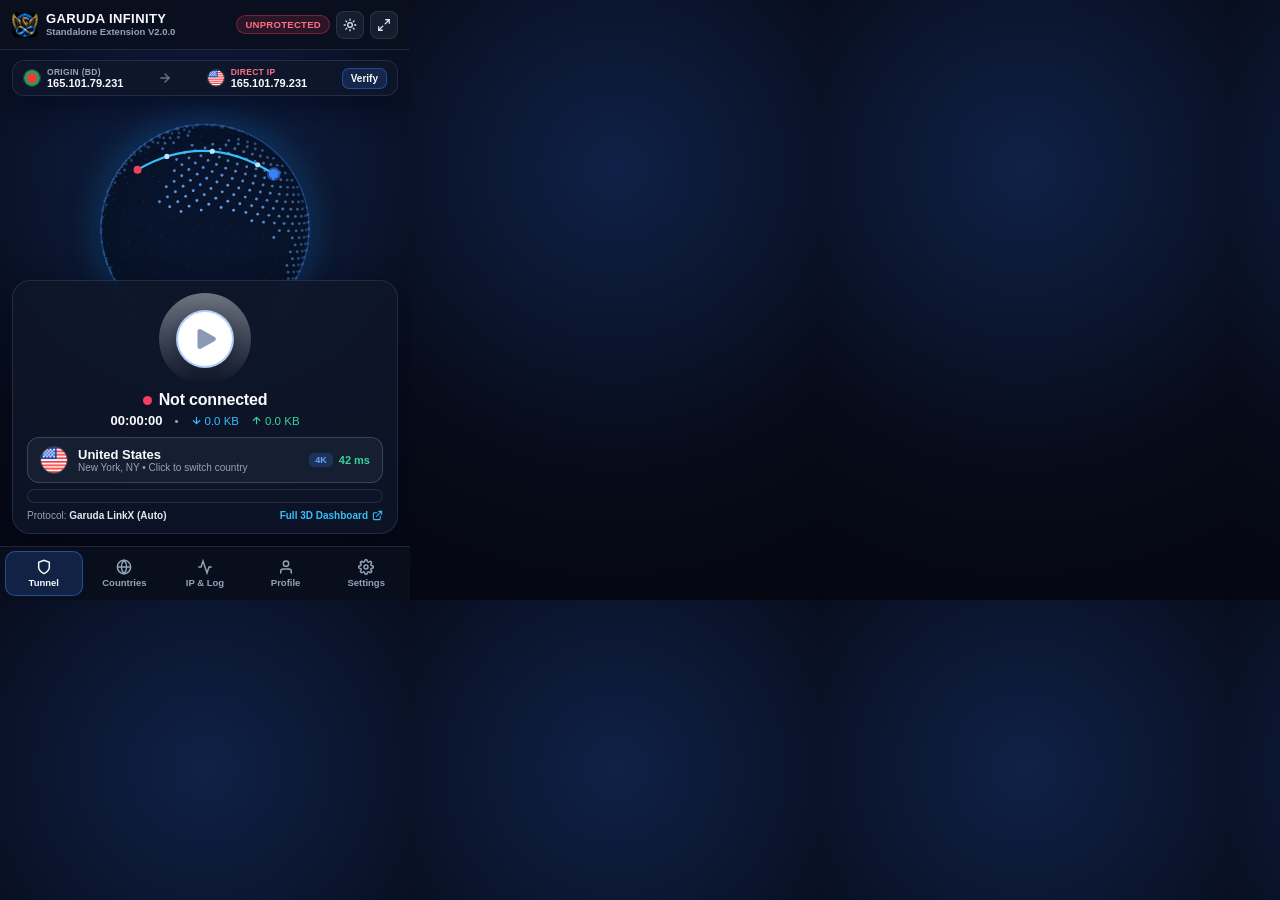
<file: Garuda-Infinity-Extension/popup.html>
<!DOCTYPE html>
<html lang="en" data-theme="dark">
<head>
<meta charset="UTF-8" />
<meta name="viewport" content="width=device-width, initial-scale=1.0" />
<title>Garuda Infinity — Standalone Browser VPN</title>
<link rel="icon" type="image/svg+xml" href="garuda-favicon.svg" />
<link rel="icon" type="image/png" sizes="192x192" href="icons/icon-192.png" />
<link rel="apple-touch-icon" href="icons/icon-192.png" />
<style>
:root,
[data-theme="dark"] {
--bg-canvas: radial-gradient(circle at 50% 28%, #0f2147 0%, #070b19 64%, #040711 100%);
--surface-panel: rgba(10, 15, 30, 0.96);
--surface-glass: rgba(15, 23, 42, 0.82);
--surface-card: rgba(30, 41, 59, 0.62);
--surface-hover: rgba(51, 65, 85, 0.58);
--surface-selected: rgba(59, 130, 246, 0.22);
--surface-connected: rgba(16, 185, 129, 0.18);
--border: rgba(148, 163, 184, 0.16);
--border-strong: rgba(148, 163, 184, 0.28);
--divider: rgba(148, 163, 184, 0.12);
--primary: #3b82f6;
--primary-hover: #2563eb;
--emerald: #10b981;
--emerald-bright: #34d399;
--danger: #f43f5e;
--warning: #f59e0b;
--text-heading: #f8fafc;
--text-body: #e2e8f0;
--text-secondary: #94a3b8;
--text-muted: #64748b;
--shadow-card: 0 12px 30px rgba(2, 6, 23, 0.55);
}
[data-theme="light"] {
--bg-canvas: radial-gradient(circle at 50% 28%, #dbeafe 0%, #eff6ff 62%, #e2e8f0 100%);
--surface-panel: rgba(255, 255, 255, 0.96);
--surface-glass: rgba(255, 255, 255, 0.88);
--surface-card: rgba(241, 245, 249, 0.92);
--surface-hover: rgba(226, 232, 240, 0.8);
--surface-selected: rgba(37, 99, 235, 0.14);
--surface-connected: rgba(16, 185, 129, 0.14);
--border: rgba(148, 163, 184, 0.28);
--border-strong: rgba(100, 116, 139, 0.36);
--divider: rgba(203, 213, 225, 0.75);
--primary: #2563eb;
--primary-hover: #1d4ed8;
--emerald: #059669;
--emerald-bright: #10b981;
--danger: #e11d48;
--warning: #d97706;
--text-heading: #0f172a;
--text-body: #1e293b;
--text-secondary: #475569;
--text-muted: #64748b;
--shadow-card: 0 10px 24px rgba(15, 23, 42, 0.1);
}
* {
box-sizing: border-box;
margin: 0;
padding: 0;
user-select: none;
}
html {
width: 410px;
height: 600px;
}
body {
width: 410px;
min-width: 410px;
height: 600px;
min-height: 600px;
overflow: hidden;
background: var(--bg-canvas);
color: var(--text-heading);
font-family: "Inter", -apple-system, BlinkMacSystemFont, "Segoe UI", Roboto, sans-serif;
display: flex;
flex-direction: column;
position: relative;
}
html.is-mobile-ext,
html.is-mobile-ext body {
width: 100%;
min-width: 100%;
height: 100vh;
height: 100dvh;
min-height: 100dvh;
}
/* Scrollbar */
input:-webkit-autofill,
input:-webkit-autofill:hover,
input:-webkit-autofill:focus,
input:-webkit-autofill:active {
-webkit-box-shadow: 0 0 0 1000px #0f172a inset !important;
-webkit-text-fill-color: #f8fafc !important;
caret-color: #f8fafc !important;
transition: background-color 9999s ease-in-out 0s;
}
::-webkit-scrollbar {
width: 5px;
}
::-webkit-scrollbar-track {
background: transparent;
}
::-webkit-scrollbar-thumb {
background: rgba(148, 163, 184, 0.3);
border-radius: 3px;
}
@keyframes spinFast {
from { transform: rotate(0deg); }
to { transform: rotate(360deg); }
}
@keyframes pulseHalo {
0%, 100% { transform: scale(0.96); opacity: 0.78; }
50% { transform: scale(1.05); opacity: 0.36; }
}
.spin-fast {
animation: spinFast 1s linear infinite;
}
.pulse-halo {
animation: pulseHalo 2.5s ease-in-out infinite;
}
/* Top Header */
.top-header {
height: 50px;
padding: 0 12px;
background: var(--surface-panel);
border-bottom: 1px solid var(--border);
display: flex;
align-items: center;
justify-content: space-between;
flex-shrink: 0;
z-index: 20;
}
.brand-wrap {
display: flex;
align-items: center;
gap: 8px;
}
.brand-logo {
width: 26px;
height: 26px;
}
.brand-title {
font-size: 13px;
font-weight: 800;
letter-spacing: 0.4px;
line-height: 1.1;
white-space: nowrap;
}
.brand-sub {
font-size: 9.5px;
color: var(--text-secondary);
font-weight: 600;
white-space: nowrap;
}
.header-actions {
display: flex;
align-items: center;
gap: 6px;
}
.status-pill {
font-size: 9.5px;
font-weight: 800;
padding: 3px 8px;
border-radius: 999px;
letter-spacing: 0.3px;
}
.status-on {
background: rgba(16, 185, 129, 0.18);
color: #34d399;
border: 1px solid rgba(16, 185, 129, 0.42);
}
.status-busy {
background: rgba(59, 130, 246, 0.18);
color: #60a5fa;
border: 1px solid rgba(59, 130, 246, 0.42);
}
.status-off {
background: rgba(244, 63, 94, 0.15);
color: #fb7185;
border: 1px solid rgba(244, 63, 94, 0.35);
}
[data-theme="light"] .status-on {
background: rgba(16, 185, 129, 0.14);
color: #047857;
border-color: rgba(5, 150, 105, 0.38);
}
[data-theme="light"] .status-busy {
background: rgba(37, 99, 235, 0.14);
color: #1d4ed8;
border-color: rgba(37, 99, 235, 0.38);
}
[data-theme="light"] .status-off {
background: rgba(225, 29, 72, 0.12);
color: #be123c;
border-color: rgba(225, 29, 72, 0.35);
}
.icon-btn {
width: 28px;
height: 28px;
border-radius: 8px;
border: 1px solid var(--border);
background: var(--surface-card);
color: var(--text-body);
display: inline-flex;
align-items: center;
justify-content: center;
cursor: pointer;
font-size: 13px;
transition: border-color 0.15s, background 0.15s;
}
.icon-btn:hover {
border-color: var(--primary);
}
/* Main Viewport */
.segment-viewport {
flex: 1;
overflow: hidden;
position: relative;
display: flex;
flex-direction: column;
}
.segment-pane {
display: none;
flex: 1;
height: 100%;
overflow-y: auto;
flex-direction: column;
}
.segment-pane.active {
display: flex;
}
/* Segment 1: Tunnel & 3D Globe Stage */
.tunnel-stage {
position: relative;
flex: 1;
display: flex;
flex-direction: column;
justify-content: space-between;
padding: 10px 12px 12px 12px;
overflow: hidden;
}
#globeCanvas {
position: absolute;
inset: 0;
width: 100%;
height: 100%;
z-index: 1;
cursor: grab;
}
#globeCanvas:active {
cursor: grabbing;
}
.hud-top-row {
position: relative;
z-index: 5;
display: flex;
flex-direction: column;
gap: 6px;
}
.route-bar {
background: var(--surface-glass);
backdrop-filter: blur(12px);
border: 1px solid var(--border);
border-radius: 12px;
padding: 6px 10px;
display: flex;
align-items: center;
justify-content: space-between;
gap: 6px;
box-shadow: var(--shadow-card);
}
.route-endpoint {
display: flex;
align-items: center;
gap: 6px;
min-width: 0;
}
.route-flag {
width: 18px;
height: 18px;
border-radius: 50%;
object-fit: cover;
border: 1px solid var(--border-strong);
flex-shrink: 0;
}
.route-meta {
display: flex;
flex-direction: column;
min-width: 0;
}
.route-label {
font-size: 8.5px;
font-weight: 700;
text-transform: uppercase;
color: var(--text-secondary);
letter-spacing: 0.3px;
}
.route-ip {
font-size: 11px;
font-weight: 700;
color: var(--text-heading);
font-variant-numeric: tabular-nums;
}
.verify-mini-btn {
padding: 4px 8px;
border-radius: 7px;
border: 1px solid rgba(59, 130, 246, 0.4);
background: rgba(59, 130, 246, 0.16);
color: var(--text-heading);
font-size: 10px;
font-weight: 600;
cursor: pointer;
flex-shrink: 0;
}
.camera-bar {
display: flex;
justify-content: center;
gap: 4px;
}
.cam-pill {
height: 22px;
padding: 0 9px;
border-radius: 999px;
border: 1px solid var(--border);
background: var(--surface-glass);
color: var(--text-secondary);
font-size: 10px;
font-weight: 600;
cursor: pointer;
}
.cam-pill.active {
background: var(--primary);
border-color: var(--primary);
color: #ffffff;
}
/* Connect Console Bottom Card */
.connect-console {
position: relative;
z-index: 5;
background: var(--surface-glass);
backdrop-filter: blur(14px);
border: 1px solid var(--border);
border-radius: 18px;
padding: 12px 14px;
display: flex;
flex-direction: column;
align-items: center;
box-shadow: var(--shadow-card);
}
.hero-btn-wrap {
position: relative;
width: 92px;
height: 92px;
display: flex;
align-items: center;
justify-content: center;
}
.hero-ring-img {
position: absolute;
width: 92px;
height: 92px;
pointer-events: none;
}
.hero-core-btn {
width: 58px;
height: 58px;
border-radius: 50%;
background: #ffffff;
border: 2px solid rgba(59, 130, 246, 0.4);
display: flex;
align-items: center;
justify-content: center;
cursor: pointer;
position: relative;
z-index: 3;
box-shadow: 0 4px 14px rgba(0, 0, 0, 0.3);
transition: transform 0.12s, box-shadow 0.15s;
}
.hero-core-btn:hover {
transform: scale(1.04);
}
.hero-core-btn img {
width: 24px;
height: 24px;
}
.console-status-row {
margin-top: 6px;
display: flex;
align-items: center;
gap: 7px;
}
.status-dot {
width: 9px;
height: 9px;
border-radius: 50%;
background: var(--danger);
}
.status-dot.connected {
background: var(--emerald);
box-shadow: 0 0 10px rgba(16, 185, 129, 0.85);
}
.console-headline {
font-size: 16px;
font-weight: 800;
letter-spacing: -0.2px;
}
.telemetry-row {
margin-top: 4px;
display: flex;
align-items: center;
gap: 12px;
font-size: 11.5px;
color: var(--text-secondary);
font-variant-numeric: tabular-nums;
}
.timer-text {
font-size: 13px;
font-weight: 700;
color: var(--text-heading);
}
.target-country-btn {
margin-top: 9px;
width: 100%;
height: 46px;
padding: 0 12px;
border-radius: 12px;
background: var(--surface-card);
border: 1px solid var(--border-strong);
display: flex;
align-items: center;
justify-content: space-between;
cursor: pointer;
color: var(--text-heading);
transition: border-color 0.15s;
}
.target-country-btn:hover {
border-color: var(--primary);
}
.target-left {
display: flex;
align-items: center;
gap: 10px;
min-width: 0;
}
.target-flag {
width: 28px;
height: 28px;
border-radius: 50%;
object-fit: cover;
border: 1px solid var(--border-strong);
}
.target-name {
font-size: 13px;
font-weight: 700;
text-align: left;
}
.target-sub {
font-size: 10px;
color: var(--text-secondary);
text-align: left;
}
.target-right {
display: flex;
align-items: center;
gap: 6px;
}
.tag-4k {
font-size: 9px;
font-weight: 700;
padding: 2px 6px;
border-radius: 5px;
background: rgba(59, 130, 246, 0.2);
color: #60a5fa;
}
[data-theme="light"] .tag-4k {
background: rgba(37, 99, 235, 0.14);
color: #1d4ed8;
}
.ping-badge {
font-size: 11px;
font-weight: 700;
color: #34d399;
}
[data-theme="light"] .ping-badge {
color: #059669;
}
.console-footer {
margin-top: 7px;
width: 100%;
display: flex;
align-items: center;
justify-content: space-between;
font-size: 10px;
color: var(--text-secondary);
}
.link-btn {
background: none;
border: none;
color: #38bdf8;
font-size: 10px;
font-weight: 700;
cursor: pointer;
}
[data-theme="light"] .link-btn {
color: #0284c7;
}
/* Segment 2: Countries */
.countries-header {
padding: 10px 12px 8px 12px;
border-bottom: 1px solid var(--divider);
background: var(--surface-panel);
}
.countries-top-bar {
display: flex;
align-items: center;
justify-content: space-between;
margin-bottom: 8px;
}
.countries-title {
font-size: 13.5px;
font-weight: 700;
}
.catalog-toggle-btn {
font-size: 10px;
font-weight: 700;
padding: 4px 8px;
border-radius: 8px;
border: 1px solid var(--border-strong);
background: var(--surface-card);
color: var(--text-body);
cursor: pointer;
}
.catalog-toggle-btn.active {
background: var(--primary);
border-color: var(--primary);
color: #ffffff;
}
.search-box {
height: 34px;
background: var(--surface-card);
border: 1px solid var(--border-strong);
border-radius: 9px;
padding: 0 10px;
display: flex;
align-items: center;
gap: 7px;
}
.search-box input {
flex: 1;
background: transparent;
border: none;
outline: none;
color: var(--text-heading);
font-size: 12px;
}
.clear-search-btn {
background: none;
border: none;
color: var(--text-secondary);
cursor: pointer;
font-size: 13px;
display: none;
}
.mode-tabs {
display: flex;
gap: 4px;
margin-top: 7px;
background: var(--surface-card);
padding: 3px;
border-radius: 8px;
border: 1px solid var(--border);
}
.mode-tab {
flex: 1;
height: 28px;
border: none;
border-radius: 6px;
background: transparent;
color: var(--text-secondary);
font-size: 11px;
font-weight: 600;
cursor: pointer;
display: inline-flex;
align-items: center;
justify-content: center;
gap: 6px;
transition: background 0.15s, color 0.15s;
}
.mode-tab svg {
width: 13px;
height: 13px;
flex-shrink: 0;
}
.mode-tab.active {
background: var(--primary);
color: #ffffff;
}
.region-pills {
display: flex;
gap: 4px;
margin-top: 7px;
overflow-x: auto;
}
.region-pill {
font-size: 10px;
font-weight: 600;
padding: 3px 8px;
border-radius: 999px;
border: 1px solid var(--border);
background: var(--surface-card);
color: var(--text-secondary);
cursor: pointer;
white-space: nowrap;
}
.region-pill.active {
border-color: var(--primary);
background: rgba(59, 130, 246, 0.2);
color: #60a5fa;
}
[data-theme="light"] .region-pill.active {
border-color: var(--primary);
background: rgba(37, 99, 235, 0.14);
color: #1d4ed8;
}
.countries-list {
flex: 1;
overflow-y: auto;
padding: 6px 10px 12px 10px;
}
.country-row {
display: flex;
align-items: center;
padding: 7px 10px;
border-radius: 10px;
border: 1px solid transparent;
cursor: pointer;
margin-bottom: 4px;
transition: background 0.12s, border-color 0.12s;
}
.country-row:hover {
background: var(--surface-hover);
border-color: var(--border);
}
.country-row.selected {
background: var(--surface-selected);
border-color: rgba(59, 130, 246, 0.45);
}
.country-row.connected {
background: var(--surface-connected);
border-color: rgba(16, 185, 129, 0.5);
}
.country-row-flag {
width: 26px;
height: 26px;
border-radius: 50%;
object-fit: cover;
border: 1px solid var(--border-strong);
margin-right: 10px;
flex-shrink: 0;
}
.country-row-info {
flex: 1;
min-width: 0;
}
.country-row-title {
display: flex;
align-items: center;
gap: 5px;
}
.country-row-name {
font-size: 12.5px;
font-weight: 700;
white-space: nowrap;
overflow: hidden;
text-overflow: ellipsis;
}
.country-row-badge {
font-size: 8.5px;
font-weight: 700;
padding: 1px 5px;
border-radius: 4px;
background: rgba(148, 163, 184, 0.15);
color: var(--text-secondary);
}
.country-row-badge.pro {
background: rgba(59, 130, 246, 0.2);
color: #60a5fa;
}
[data-theme="light"] .country-row-badge.pro {
background: rgba(37, 99, 235, 0.14);
color: #1d4ed8;
}
.country-row-meta {
font-size: 10px;
color: var(--text-secondary);
margin-top: 1px;
}
.country-row-action {
font-size: 10px;
font-weight: 700;
padding: 3px 8px;
border-radius: 999px;
background: rgba(59, 130, 246, 0.14);
color: #60a5fa;
flex-shrink: 0;
}
[data-theme="light"] .country-row-action {
background: rgba(37, 99, 235, 0.12);
color: #1d4ed8;
}
.country-row.connected .country-row-action {
background: rgba(16, 185, 129, 0.22);
color: #34d399;
}
[data-theme="light"] .country-row.connected .country-row-action {
background: rgba(16, 185, 129, 0.18);
color: #047857;
}
/* Multi-City Selector Strip & Country Cities Drawer */
.ext-city-strip {
width: 100%;
margin-top: 6px;
padding: 6px 8px;
border-radius: 9px;
background: rgba(15, 23, 42, 0.55);
border: 1px solid var(--border);
display: flex;
flex-direction: column;
gap: 4px;
}
[data-theme="light"] .ext-city-strip {
background: rgba(241, 245, 249, 0.85);
}
.ext-city-strip-header {
display: flex;
align-items: center;
justify-content: space-between;
font-size: 9.5px;
font-weight: 700;
color: var(--text-secondary);
}
.ext-city-chips-row {
display: flex;
flex-wrap: wrap;
gap: 4px;
max-height: 54px;
overflow-y: auto;
}
.ext-city-chip {
height: 22px;
padding: 0 7px;
border-radius: 6px;
border: 1px solid var(--border);
background: var(--surface-card);
color: var(--text-secondary);
font-size: 9.5px;
font-weight: 600;
cursor: pointer;
display: inline-flex;
align-items: center;
gap: 4px;
transition: all 0.14s ease;
}
.ext-city-chip:hover {
border-color: var(--primary);
color: var(--text-heading);
}
.ext-city-chip.active {
border-color: rgba(59, 130, 246, 0.65);
background: rgba(59, 130, 246, 0.22);
color: #93c5fd;
font-weight: 700;
}
[data-theme="light"] .ext-city-chip.active {
background: rgba(37, 99, 235, 0.15);
color: #1d4ed8;
}
.ext-city-chip.connected {
border-color: rgba(16, 185, 129, 0.65);
background: rgba(16, 185, 129, 0.2);
color: #6ee7b7;
font-weight: 700;
}
[data-theme="light"] .ext-city-chip.connected {
background: rgba(16, 185, 129, 0.16);
color: #047857;
}
.country-group-wrap {
display: flex;
flex-direction: column;
margin-bottom: 4px;
}
.country-group-wrap .country-row {
margin-bottom: 0;
}
.country-group-wrap.expanded .country-row {
border-bottom-left-radius: 0;
border-bottom-right-radius: 0;
}
.country-cities-toggle {
height: 23px;
padding: 0 7px;
border-radius: 6px;
border: 1px solid var(--border);
background: var(--surface-card);
color: var(--text-secondary);
font-size: 9.5px;
font-weight: 700;
cursor: pointer;
display: inline-flex;
align-items: center;
gap: 3px;
margin-right: 5px;
flex-shrink: 0;
}
.country-cities-toggle.expanded {
border-color: rgba(56, 189, 248, 0.55);
background: rgba(56, 189, 248, 0.16);
color: #38bdf8;
}
[data-theme="light"] .country-cities-toggle.expanded {
color: #0284c7;
background: rgba(2, 132, 199, 0.12);
}
.country-cities-drawer {
background: rgba(8, 15, 32, 0.72);
border: 1px solid var(--border);
border-top: none;
border-bottom-left-radius: 10px;
border-bottom-right-radius: 10px;
padding: 6px 8px 7px 11px;
display: flex;
flex-direction: column;
gap: 4px;
}
[data-theme="light"] .country-cities-drawer {
background: rgba(241, 245, 249, 0.9);
}
.city-sub-row {
display: flex;
align-items: center;
justify-content: space-between;
padding: 5px 8px;
border-radius: 7px;
border: 1px solid var(--border);
background: var(--surface-card);
cursor: pointer;
transition: all 0.13s ease;
}
.city-sub-row:hover {
border-color: var(--primary);
}
.city-sub-row.selected {
border-color: rgba(59, 130, 246, 0.55);
background: rgba(59, 130, 246, 0.15);
}
.city-sub-row.connected {
border-color: rgba(16, 185, 129, 0.55);
background: rgba(16, 185, 129, 0.15);
}
.city-default-tag {
font-size: 8px;
font-weight: 700;
padding: 1px 4px;
border-radius: 3px;
background: rgba(16, 185, 129, 0.18);
color: #34d399;
margin-left: 4px;
}
[data-theme="light"] .city-default-tag {
color: #047857;
}
/* Segment 3 & 4 Cards */
#seg-ipconfig {
overflow: hidden;
}
.ipconfig-header {
padding: 10px 12px 8px 12px;
border-bottom: 1px solid var(--divider);
background: var(--surface-panel);
flex-shrink: 0;
}
.pane-body {
padding: 12px;
display: flex;
flex-direction: column;
gap: 10px;
flex: 1;
overflow-y: auto;
}
.sub-tabs {
display: flex;
gap: 4px;
background: var(--surface-card);
padding: 3px;
border-radius: 9px;
border: 1px solid var(--border-strong);
}
.sub-tab {
flex: 1;
height: 30px;
border: none;
border-radius: 6px;
background: transparent;
color: var(--text-secondary);
font-size: 11px;
font-weight: 700;
cursor: pointer;
display: inline-flex;
align-items: center;
justify-content: center;
gap: 6px;
transition: background 0.15s, color 0.15s, box-shadow 0.15s;
}
.sub-tab svg {
width: 13px;
height: 13px;
flex-shrink: 0;
}
.sub-tab.active {
background: var(--primary);
color: #ffffff;
box-shadow: 0 2px 8px rgba(37, 99, 235, 0.28);
}
.ip-hero-banner {
display: flex;
align-items: center;
justify-content: space-between;
gap: 10px;
padding: 10px 11px;
border-radius: 10px;
background: var(--surface-card);
border: 1px solid var(--border-strong);
margin-bottom: 9px;
}
.ip-hero-left {
display: flex;
align-items: center;
gap: 10px;
min-width: 0;
}
.ip-time-pill {
text-align: right;
padding-left: 10px;
border-left: 1px solid var(--divider);
flex-shrink: 0;
}
.ip-time-label {
font-size: 8.5px;
font-weight: 800;
letter-spacing: 0.4px;
color: #38bdf8;
text-transform: uppercase;
}
[data-theme="light"] .ip-time-label {
color: #0284c7;
}
.ip-time-value {
font-size: 11.5px;
font-weight: 800;
color: var(--text-heading);
font-variant-numeric: tabular-nums;
margin-top: 1px;
white-space: nowrap;
}
.ip-time-zone {
font-size: 9.5px;
font-weight: 600;
color: var(--text-secondary);
margin-top: 1px;
white-space: nowrap;
}
.glass-card {
background: var(--surface-glass);
border: 1px solid var(--border);
border-radius: 12px;
padding: 12px;
box-shadow: var(--shadow-card);
}
[data-theme="light"] .glass-card {
background: #ffffff;
border-color: rgba(148, 163, 184, 0.34);
box-shadow: 0 6px 18px rgba(15, 23, 42, 0.06);
}
.card-label {
font-size: 10px;
font-weight: 700;
text-transform: uppercase;
color: var(--text-secondary);
letter-spacing: 0.4px;
margin-bottom: 8px;
}
.kv-grid {
display: grid;
grid-template-columns: 1fr 1fr;
gap: 7px;
font-size: 11px;
}
.kv-box {
background: var(--surface-card);
border: 1px solid var(--border);
border-radius: 8px;
padding: 7px 9px;
}
[data-theme="light"] .kv-box {
background: #f8fafc;
border-color: rgba(148, 163, 184, 0.28);
}
.kv-box .k {
font-size: 9.5px;
font-weight: 600;
color: var(--text-secondary);
display: block;
}
.kv-box .v {
font-size: 11.5px;
font-weight: 700;
color: var(--text-heading);
margin-top: 2px;
display: block;
word-break: break-word;
}
.btn-primary {
height: 34px;
padding: 0 12px;
border-radius: 9px;
border: none;
background: linear-gradient(135deg, #3b82f6, #2563eb);
color: #ffffff;
font-size: 11.5px;
font-weight: 700;
cursor: pointer;
display: inline-flex;
align-items: center;
justify-content: center;
gap: 6px;
box-shadow: 0 4px 12px rgba(37, 99, 235, 0.25);
}
.btn-secondary {
height: 32px;
padding: 0 12px;
border-radius: 8px;
border: 1px solid var(--border-strong);
background: var(--surface-card);
color: var(--text-heading);
font-size: 11px;
font-weight: 600;
cursor: pointer;
display: inline-flex;
align-items: center;
justify-content: center;
gap: 5px;
white-space: nowrap;
flex-shrink: 0;
}
/* Verification Status Banner (No JSON) */
.verify-status-banner {
margin-top: 9px;
padding: 8.5px 10px;
border-radius: 9px;
background: rgba(15, 23, 42, 0.78);
border: 1px solid rgba(148, 163, 184, 0.28);
display: flex;
align-items: center;
gap: 8px;
font-size: 10.5px;
font-weight: 600;
color: #e2e8f0;
line-height: 1.4;
}
[data-theme="light"] .verify-status-banner {
background: #f1f5f9;
border: 1px solid rgba(100, 116, 139, 0.32);
color: #334155;
}
.verify-status-banner.verified-ok {
background: rgba(16, 185, 129, 0.14);
border-color: rgba(16, 185, 129, 0.42);
color: #ecfdf5;
}
[data-theme="light"] .verify-status-banner.verified-ok {
background: rgba(16, 185, 129, 0.12);
border-color: rgba(5, 150, 105, 0.42);
color: #064e3b;
}
.verify-status-banner svg {
width: 15px;
height: 15px;
flex-shrink: 0;
color: #34d399;
}
[data-theme="light"] .verify-status-banner svg {
color: #059669;
}
/* Improved Cyber Telemetry Log UI */
.logs-toolbar {
display: flex;
align-items: center;
justify-content: space-between;
margin-bottom: 8px;
}
.logs-title-group {
display: flex;
align-items: center;
gap: 6px;
}
.logs-title-group svg {
width: 14px;
height: 14px;
color: #60a5fa;
}
[data-theme="light"] .logs-title-group svg {
color: #2563eb;
}
.logs-count-pill {
font-size: 9.5px;
font-weight: 700;
padding: 2px 7px;
border-radius: 999px;
background: rgba(59, 130, 246, 0.16);
border: 1px solid rgba(59, 130, 246, 0.35);
color: #60a5fa;
white-space: nowrap;
}
[data-theme="light"] .logs-count-pill {
background: rgba(37, 99, 235, 0.12);
border-color: rgba(37, 99, 235, 0.32);
color: #1d4ed8;
}
.logs-clear-btn {
height: 24px;
padding: 0 8px;
border-radius: 6px;
border: 1px solid var(--border-strong);
background: var(--surface-card);
color: var(--text-secondary);
font-size: 10px;
font-weight: 600;
cursor: pointer;
display: inline-flex;
align-items: center;
gap: 4px;
white-space: nowrap;
flex-shrink: 0;
transition: color 0.15s, border-color 0.15s;
}
.logs-clear-btn:hover {
color: #fb7185;
border-color: rgba(244, 63, 94, 0.45);
}
[data-theme="light"] .logs-clear-btn:hover {
color: #be123c;
border-color: rgba(225, 29, 72, 0.45);
}
.logs-clear-btn svg {
width: 11px;
height: 11px;
}
.logs-filter-bar {
display: flex;
gap: 4px;
margin-bottom: 8px;
}
.log-filter-pill {
height: 23px;
padding: 0 8px;
border-radius: 999px;
border: 1px solid var(--border);
background: var(--surface-card);
color: var(--text-secondary);
font-size: 10px;
font-weight: 600;
cursor: pointer;
white-space: nowrap;
}
.log-filter-pill.active {
border-color: var(--primary);
background: rgba(59, 130, 246, 0.2);
color: #60a5fa;
}
[data-theme="light"] .log-filter-pill.active {
border-color: var(--primary);
background: rgba(37, 99, 235, 0.14);
color: #1d4ed8;
}
.logs-list {
display: flex;
flex-direction: column;
gap: 6px;
max-height: 315px;
overflow-y: auto;
padding-right: 2px;
}
.log-card {
background: var(--surface-card);
border: 1px solid var(--border);
border-left: 3px solid #3b82f6;
border-radius: 8px;
padding: 7px 9px;
display: flex;
flex-direction: column;
gap: 4px;
}
[data-theme="light"] .log-card {
background: #f8fafc;
border-color: rgba(148, 163, 184, 0.3);
border-left: 3px solid #2563eb;
}
.log-card.tone-emerald {
border-left-color: #10b981;
background: rgba(16, 185, 129, 0.07);
}
[data-theme="light"] .log-card.tone-emerald {
border-left-color: #059669;
background: rgba(16, 185, 129, 0.08);
}
.log-card.tone-cyan {
border-left-color: #06b6d4;
}
[data-theme="light"] .log-card.tone-cyan {
border-left-color: #0284c7;
background: rgba(2, 132, 199, 0.06);
}
.log-card.tone-rose {
border-left-color: #f43f5e;
background: rgba(244, 63, 94, 0.06);
}
[data-theme="light"] .log-card.tone-rose {
border-left-color: #e11d48;
background: rgba(225, 29, 72, 0.06);
}
.log-card.tone-amber {
border-left-color: #f59e0b;
}
[data-theme="light"] .log-card.tone-amber {
border-left-color: #d97706;
background: rgba(217, 119, 6, 0.06);
}
.log-card.tone-purple {
border-left-color: #a855f7;
}
[data-theme="light"] .log-card.tone-purple {
border-left-color: #7c3aed;
background: rgba(124, 58, 237, 0.06);
}
.log-card-top {
display: flex;
align-items: center;
justify-content: space-between;
gap: 6px;
}
.log-tag-badge {
display: inline-flex;
align-items: center;
gap: 4px;
font-size: 9px;
font-weight: 800;
text-transform: uppercase;
letter-spacing: 0.35px;
padding: 1.5px 6px;
border-radius: 4px;
background: rgba(59, 130, 246, 0.18);
color: #60a5fa;
}
[data-theme="light"] .log-tag-badge {
background: rgba(37, 99, 235, 0.14);
color: #1d4ed8;
}
.log-tag-badge svg {
width: 10px;
height: 10px;
}
.log-tag-badge.tone-emerald {
background: rgba(16, 185, 129, 0.2);
color: #34d399;
}
[data-theme="light"] .log-tag-badge.tone-emerald {
background: rgba(16, 185, 129, 0.16);
color: #047857;
}
.log-tag-badge.tone-cyan {
background: rgba(6, 182, 212, 0.2);
color: #22d3ee;
}
[data-theme="light"] .log-tag-badge.tone-cyan {
background: rgba(2, 132, 199, 0.14);
color: #0369a1;
}
.log-tag-badge.tone-rose {
background: rgba(244, 63, 94, 0.2);
color: #fb7185;
}
[data-theme="light"] .log-tag-badge.tone-rose {
background: rgba(225, 29, 72, 0.14);
color: #be123c;
}
.log-tag-badge.tone-amber {
background: rgba(245, 158, 11, 0.2);
color: #fbbf24;
}
[data-theme="light"] .log-tag-badge.tone-amber {
background: rgba(217, 119, 6, 0.15);
color: #b45309;
}
.log-tag-badge.tone-purple {
background: rgba(168, 85, 247, 0.2);
color: #c084fc;
}
[data-theme="light"] .log-tag-badge.tone-purple {
background: rgba(124, 58, 237, 0.14);
color: #6d28d9;
}
.log-time {
font-family: Consolas, "SFMono-Regular", monospace;
font-size: 9.5px;
font-weight: 600;
color: var(--text-secondary);
font-variant-numeric: tabular-nums;
}
.log-msg {
font-size: 11px;
color: var(--text-body);
line-height: 1.4;
word-break: break-word;
user-select: text;
}
.log-ip-chip {
display: inline-block;
font-family: Consolas, monospace;
font-size: 10px;
font-weight: 700;
padding: 0 5px;
border-radius: 4px;
background: rgba(56, 189, 248, 0.14);
border: 1px solid rgba(56, 189, 248, 0.3);
color: #38bdf8;
}
[data-theme="light"] .log-ip-chip {
background: rgba(2, 132, 199, 0.12);
border-color: rgba(2, 132, 199, 0.3);
color: #0369a1;
}
/* Settings rows */
.setting-row {
display: flex;
align-items: center;
justify-content: space-between;
gap: 10px;
padding: 8px 0;
border-bottom: 1px solid var(--divider);
}
.setting-row:last-child {
border-bottom: none;
padding-bottom: 0;
}
.setting-row:first-child {
padding-top: 0;
}
.setting-title {
font-size: 12px;
font-weight: 600;
color: var(--text-heading);
}
.setting-sub {
font-size: 10px;
color: var(--text-secondary);
margin-top: 1px;
}
.select-input {
height: 30px;
border-radius: 7px;
border: 1px solid var(--border-strong);
background: var(--surface-card);
color: var(--text-heading);
font-size: 11px;
font-weight: 600;
padding: 0 8px;
outline: none;
}
.switch {
width: 38px;
height: 20px;
border-radius: 999px;
background: var(--surface-card);
border: 1px solid var(--border-strong);
position: relative;
cursor: pointer;
flex-shrink: 0;
transition: background 0.15s;
}
.switch.checked {
background: var(--primary);
border-color: var(--primary);
}
.switch-thumb {
width: 14px;
height: 14px;
border-radius: 50%;
background: var(--text-secondary);
position: absolute;
top: 2px;
left: 2px;
transition: transform 0.15s, background 0.15s;
}
.switch.checked .switch-thumb {
transform: translateX(18px);
background: #ffffff;
}
/* Bottom 5-Segment Navigation Bar */
.bottom-nav {
height: 54px;
background: var(--surface-panel);
border-top: 1px solid var(--border);
display: grid;
grid-template-columns: repeat(5, 1fr);
padding: 4px 5px;
gap: 3px;
flex-shrink: 0;
z-index: 20;
}
.nav-seg-btn {
border: 1px solid transparent;
background: transparent;
border-radius: 10px;
color: var(--text-secondary);
display: flex;
flex-direction: column;
align-items: center;
justify-content: center;
gap: 2px;
cursor: pointer;
font-size: 9.5px;
font-weight: 700;
position: relative;
transition: background 0.15s, color 0.15s, border-color 0.15s;
}
.nav-seg-btn svg {
width: 16px;
height: 16px;
}
.nav-seg-btn.active {
background: rgba(59, 130, 246, 0.18);
border-color: rgba(59, 130, 246, 0.45);
color: var(--text-heading);
}
/* Legal Drawer Modal */
.drawer-modal {
position: absolute;
inset: 0;
background: rgba(2, 6, 23, 0.82);
backdrop-filter: blur(8px);
z-index: 50;
display: none;
flex-direction: column;
padding: 14px;
}
.drawer-modal.open {
display: flex;
}
.drawer-card {
flex: 1;
background: var(--surface-panel);
border: 1px solid var(--border-strong);
border-radius: 14px;
display: flex;
flex-direction: column;
overflow: hidden;
}
.drawer-head {
padding: 12px 14px;
border-bottom: 1px solid var(--divider);
display: flex;
align-items: center;
justify-content: space-between;
}
.drawer-body {
flex: 1;
padding: 12px 14px;
overflow-y: auto;
font-size: 11.5px;
color: var(--text-body);
line-height: 1.55;
}
@keyframes quicksilverGoldPulse {
0%, 100% {
background-position: 0% 50%;
filter: drop-shadow(0 0 4px rgba(251, 191, 36, 0.55)) drop-shadow(0 0 10px rgba(245, 158, 11, 0.35));
}
50% {
background-position: 100% 50%;
filter: drop-shadow(0 0 6px rgba(253, 224, 71, 0.8)) drop-shadow(0 0 14px rgba(245, 158, 11, 0.5));
}
}
@keyframes quicksilverGoldPulseLight {
0%, 100% {
background-position: 0% 50%;
filter: drop-shadow(0 1px 3px rgba(217, 119, 6, 0.32)) drop-shadow(0 0 7px rgba(245, 158, 11, 0.25));
}
50% {
background-position: 100% 50%;
filter: drop-shadow(0 1px 5px rgba(180, 83, 9, 0.48)) drop-shadow(0 0 11px rgba(245, 158, 11, 0.38));
}
}
.quicksilver-gold-glow {
display: inline-block;
font-weight: 900;
letter-spacing: 0.07em;
text-transform: uppercase;
background: linear-gradient(90deg, #fde047 0%, #fbbf24 30%, #fef08a 50%, #f59e0b 75%, #fde047 100%);
background-size: 200% auto;
color: #fbbf24;
-webkit-background-clip: text;
background-clip: text;
-webkit-text-fill-color: transparent;
animation: quicksilverGoldPulse 3.2s ease-in-out infinite;
}
[data-theme="light"] .quicksilver-gold-glow {
background: linear-gradient(90deg, #92400e 0%, #d97706 30%, #b45309 55%, #f59e0b 80%, #92400e 100%);
background-size: 200% auto;
color: #b45309;
-webkit-background-clip: text;
background-clip: text;
-webkit-text-fill-color: transparent;
animation: quicksilverGoldPulseLight 3.2s ease-in-out infinite;
}
.quicksilver-gold-badge {
font-size: 10px;
font-weight: 800;
padding: 5px 10px;
border-radius: 999px;
background: linear-gradient(135deg, rgba(245, 158, 11, 0.16), rgba(180, 83, 9, 0.22));
border: 1px solid rgba(251, 191, 36, 0.48);
box-shadow: 0 0 12px rgba(245, 158, 11, 0.18);
display: inline-flex;
align-items: center;
gap: 5px;
white-space: nowrap;
flex-shrink: 0;
user-select: none;
}
[data-theme="light"] .quicksilver-gold-badge {
background: linear-gradient(135deg, rgba(254, 243, 199, 0.96), rgba(253, 230, 138, 0.72));
border: 1px solid rgba(217, 119, 6, 0.55);
box-shadow: 0 2px 8px rgba(217, 119, 6, 0.15);
}
.about-gcs-btn {
width: 100%;
padding: 8.5px 11px;
border-radius: 10px;
border: 1px solid rgba(56, 189, 248, 0.5);
border-left: 3.5px solid #00c8ff;
background: linear-gradient(135deg, rgba(12, 32, 62, 0.96) 0%, rgba(15, 23, 42, 0.96) 65%, rgba(30, 41, 59, 0.92) 100%);
color: #f8fafc;
cursor: pointer;
display: flex;
align-items: center;
justify-content: space-between;
gap: 10px;
box-shadow: 0 4px 14px rgba(0, 200, 255, 0.14), inset 0 1px 0 rgba(255, 255, 255, 0.08);
transition: transform 0.14s ease, border-color 0.15s ease, box-shadow 0.15s ease;
}
.about-gcs-btn:hover {
transform: translateY(-1px);
border-color: rgba(0, 200, 255, 0.85);
box-shadow: 0 6px 18px rgba(0, 200, 255, 0.24), inset 0 1px 0 rgba(255, 255, 255, 0.14);
}
[data-theme="light"] .about-gcs-btn {
border: 1px solid rgba(2, 132, 199, 0.45);
border-left: 3.5px solid #0284c7;
background: linear-gradient(135deg, #e0f2fe 0%, #f0f9ff 58%, #fef3c7 100%);
color: #0f172a;
box-shadow: 0 4px 14px rgba(2, 132, 199, 0.14), inset 0 1px 0 rgba(255, 255, 255, 0.85);
}
[data-theme="light"] .about-gcs-btn:hover {
border-color: #0284c7;
box-shadow: 0 6px 18px rgba(2, 132, 199, 0.22), inset 0 1px 0 #ffffff;
}
.about-gcs-left {
display: flex;
align-items: center;
gap: 9px;
min-width: 0;
text-align: left;
}
.about-gcs-emblem {
width: 26px;
height: 26px;
border-radius: 50%;
object-fit: cover;
border: 1.5px solid rgba(245, 158, 11, 0.65);
box-shadow: 0 0 8px rgba(245, 158, 11, 0.28);
flex-shrink: 0;
}
.about-gcs-title {
font-size: 11.5px;
font-weight: 800;
letter-spacing: 0.15px;
color: #f8fafc;
line-height: 1.2;
}
[data-theme="light"] .about-gcs-title {
color: #0f172a;
}
.about-gcs-sub {
font-size: 9.5px;
font-weight: 600;
color: #7dd3fc;
margin-top: 1px;
line-height: 1.2;
}
[data-theme="light"] .about-gcs-sub {
color: #0369a1;
}
.about-gcs-cta {
display: inline-flex;
align-items: center;
gap: 4px;
padding: 3.5px 8px;
border-radius: 999px;
background: rgba(0, 200, 255, 0.16);
border: 1px solid rgba(0, 200, 255, 0.42);
color: #38bdf8;
font-size: 9px;
font-weight: 800;
letter-spacing: 0.4px;
text-transform: uppercase;
flex-shrink: 0;
}
[data-theme="light"] .about-gcs-cta {
background: rgba(2, 132, 199, 0.14);
border-color: rgba(2, 132, 199, 0.38);
color: #0369a1;
}
.about-gcs-cta svg {
width: 11px;
height: 11px;
}
/* About Garuda Cyber Shield Modal Card (Dark + Light Mode) */
.gcs-header-link {
color: #00c8ff;
text-decoration: none;
display: inline-flex;
align-items: center;
gap: 4px;
}
[data-theme="light"] .gcs-header-link {
color: #0284c7;
}
.gcs-modal-hero {
background: radial-gradient(circle at 50% 14%, #0c2d48 0%, #071324 55%, #05080f 100%);
border: 1px solid rgba(0, 200, 255, 0.34);
border-radius: 15px;
padding: 20px 16px 18px 16px;
text-align: center;
box-shadow: 0 10px 28px rgba(2, 6, 23, 0.55);
}
[data-theme="light"] .gcs-modal-hero {
background: linear-gradient(180deg, #e0f2fe 0%, #f0f9ff 46%, #f8fafc 100%);
border: 1px solid rgba(2, 132, 199, 0.35);
box-shadow: 0 8px 24px rgba(15, 23, 42, 0.08);
}
.gcs-emblem-link {
display: inline-block;
text-decoration: none;
}
.gcs-emblem-img {
width: 86px;
height: 86px;
border-radius: 50%;
object-fit: cover;
border: 2px solid rgba(245, 158, 11, 0.72);
box-shadow: 0 0 26px rgba(245, 158, 11, 0.32), 0 0 12px rgba(0, 200, 255, 0.25);
margin-bottom: 10px;
}
[data-theme="light"] .gcs-emblem-img {
border-color: rgba(217, 119, 6, 0.78);
box-shadow: 0 6px 20px rgba(217, 119, 6, 0.24);
}
.gcs-hero-title {
font-size: 16.5px;
font-weight: 900;
letter-spacing: 0.08em;
color: #ffffff;
text-transform: uppercase;
}
[data-theme="light"] .gcs-hero-title {
color: #0f172a;
}
.gcs-hero-tagline {
display: inline-block;
font-size: 10.5px;
font-weight: 700;
color: #38bdf8;
background: rgba(0, 200, 255, 0.12);
border: 1px solid rgba(0, 200, 255, 0.28);
padding: 3.5px 11px;
border-radius: 999px;
margin-top: 7px;
margin-bottom: 15px;
}
[data-theme="light"] .gcs-hero-tagline {
color: #0369a1;
background: rgba(2, 132, 199, 0.12);
border-color: rgba(2, 132, 199, 0.3);
}
.gcs-mission-card {
text-align: center;
background: #080d18;
border: 1px solid rgba(255, 255, 255, 0.12);
border-top: 3px solid #f59e0b;
border-radius: 12px;
padding: 15px 14px 14px 14px;
}
[data-theme="light"] .gcs-mission-card {
background: #ffffff;
border: 1px solid rgba(148, 163, 184, 0.35);
border-top: 3px solid #d97706;
box-shadow: 0 4px 14px rgba(15, 23, 42, 0.05);
}
.gcs-mission-heading {
font-size: 11px;
font-weight: 900;
letter-spacing: 0.09em;
color: #ffffff;
margin-bottom: 10px;
text-transform: uppercase;
display: flex;
align-items: center;
justify-content: center;
gap: 6px;
}
[data-theme="light"] .gcs-mission-heading {
color: #0f172a;
}
.gcs-mission-slash {
color: #f59e0b;
font-weight: 900;
}
[data-theme="light"] .gcs-mission-slash {
color: #d97706;
}
.gcs-mission-text {
font-size: 11.5px;
line-height: 1.7;
color: #cbd5e1;
margin-bottom: 12px;
text-align: center;
}
[data-theme="light"] .gcs-mission-text {
color: #334155;
}
.gcs-mission-link {
color: #00c8ff;
font-weight: 700;
text-decoration: none;
border-bottom: 1px solid rgba(0, 200, 255, 0.45);
}
[data-theme="light"] .gcs-mission-link {
color: #0284c7;
border-bottom-color: rgba(2, 132, 199, 0.45);
}
.gcs-mission-quote {
font-size: 11px;
font-style: italic;
font-weight: 600;
line-height: 1.58;
color: #38bdf8;
text-align: center;
border-top: 1px solid rgba(255, 255, 255, 0.08);
padding-top: 10px;
}
[data-theme="light"] .gcs-mission-quote {
color: #0369a1;
border-top-color: rgba(148, 163, 184, 0.28);
}
/* Auth & Admin Panel Clean Styling */
#extAuthGateOverlay input:-webkit-autofill,
#extAuthGateOverlay input:-webkit-autofill:hover,
#extAuthGateOverlay input:-webkit-autofill:focus {
-webkit-box-shadow: 0 0 0 1000px #0b1325 inset !important;
-webkit-text-fill-color: #f8fafc !important;
caret-color: #f8fafc !important;
}
.ext-auth-field {
display: flex;
flex-direction: column;
gap: 4px;
}
.ext-auth-label {
font-size: 11px;
font-weight: 700;
color: #cbd5e1;
display: flex;
align-items: center;
justify-content: space-between;
}
.ext-auth-input {
width: 100%;
height: 40px;
padding: 0 12px;
border-radius: 10px;
border: 1px solid rgba(148, 163, 184, 0.24);
background: #0b1325;
color: #f8fafc;
font-size: 12.5px;
outline: none;
user-select: text;
transition: border-color 0.15s ease;
}
.ext-auth-input:focus {
border-color: #3b82f6;
}
.nav-badge-dot {
position: absolute;
top: 2px;
right: 8px;
min-width: 15px;
height: 15px;
padding: 0 4px;
border-radius: 999px;
background: #ef4444;
color: #ffffff;
font-size: 9px;
font-weight: 800;
display: none;
align-items: center;
justify-content: center;
}
.ext-stat-two-grid {
display: grid;
grid-template-columns: 1fr 1fr;
gap: 8px;
}
.ext-stat-box {
background: var(--surface-card);
border: 1px solid var(--border-strong);
border-radius: 11px;
padding: 10px 12px;
display: flex;
align-items: center;
justify-content: space-between;
}
.ext-radio-pill {
display: inline-flex;
align-items: center;
gap: 5px;
padding: 4px 8px;
border-radius: 7px;
border: 1px solid var(--border-strong);
background: var(--surface-card);
color: var(--text-body);
font-size: 10.5px;
font-weight: 700;
cursor: pointer;
user-select: none;
}
.ext-radio-pill.selected {
border-color: var(--primary);
background: rgba(59, 130, 246, 0.18);
color: #93c5fd;
}
[data-theme="light"] .ext-radio-pill.selected {
background: rgba(37, 99, 235, 0.14);
color: #1d4ed8;
}
.ext-mini-btn {
height: 25px;
padding: 0 8px;
border-radius: 7px;
font-size: 10.5px;
font-weight: 700;
cursor: pointer;
border: 1px solid var(--border-strong);
background: var(--surface-card);
color: var(--text-heading);
display: inline-flex;
align-items: center;
gap: 4px;
}
</style>
</head>
<body>
<header class="top-header">
<div class="brand-wrap">
<img src="garuda-favicon.svg" alt="Garuda Infinity" class="brand-logo" id="brandLogo" />
<div>
<div class="brand-title">GARUDA INFINITY</div>
<div class="brand-sub" id="extHeaderVersionSub">Standalone Extension V2.0.0</div>
</div>
</div>
<div class="header-actions">
<span id="headerStatusBadge" class="status-pill status-off">UNPROTECTED</span>
<button id="themeToggleBtn" class="icon-btn" title="Toggle Dark / Light Theme">
<svg id="themeIconSvg" viewBox="0 0 24 24" width="14" height="14" fill="none" stroke="currentColor" stroke-width="2.2" stroke-linecap="round" stroke-linejoin="round">
<circle cx="12" cy="12" r="4" />
<path d="M12 2v2M12 20v2M4.93 4.93l1.41 1.41M17.66 17.66l1.41 1.41M2 12h2M20 12h2M6.34 17.66l-1.41 1.41M19.07 4.93l-1.41 1.41" />
</svg>
</button>
<button id="openFull3dBtn" class="icon-btn" title="Open Full-Screen 3D Globe Dashboard">
<svg viewBox="0 0 24 24" width="14" height="14" fill="none" stroke="currentColor" stroke-width="2.2" stroke-linecap="round" stroke-linejoin="round">
<polyline points="15 3 21 3 21 9" />
<polyline points="9 21 3 21 3 15" />
<line x1="21" y1="3" x2="14" y2="10" />
<line x1="3" y1="21" x2="10" y2="14" />
</svg>
</button>
</div>
</header>
<div id="extUpdateBanner" style="display: none; align-items: center; justify-content: space-between; gap: 8px; padding: 6px 12px; background: rgba(245, 158, 11, 0.16); border-bottom: 1px solid rgba(245, 158, 11, 0.38); font-size: 11px; font-weight: 700; color: #fbbf24">
<span id="extUpdateBannerText">Update Available</span>
<div style="display: flex; gap: 6px; flex-shrink: 0">
<button id="extUpdateDownloadBtn" class="btn-secondary" style="height: 24px; padding: 0 8px; font-size: 10px; color: #fbbf24; border-color: rgba(245, 158, 11, 0.5)">Download</button>
<button id="extUpdateReloadBannerBtn" class="btn-secondary" style="height: 24px; padding: 0 8px; font-size: 10px">Reload</button>
</div>
</div>
<main class="segment-viewport">
<section id="seg-tunnel" class="segment-pane active">
<div class="tunnel-stage">
<canvas id="globeCanvas" width="410" height="496"></canvas>
<div class="hud-top-row">
<div class="route-bar">
<div class="route-endpoint">
<img id="originFlag" src="resources/icons/flags/ic_flag_bd.webp" alt="Origin" class="route-flag" />
<div class="route-meta">
<span id="originLabel" class="route-label">Origin (BD)</span>
<span id="originIp" class="route-ip">165.101.79.231</span>
</div>
</div>
<span id="routeArrow" style="color: #64748b; display: inline-flex; align-items: center">
<svg viewBox="0 0 24 24" width="14" height="14" fill="none" stroke="currentColor" stroke-width="2.4" stroke-linecap="round" stroke-linejoin="round">
<line x1="5" y1="12" x2="19" y2="12" />
<polyline points="12 5 19 12 12 19" />
</svg>
</span>
<div class="route-endpoint">
<img id="exitFlag" src="resources/icons/flags/ic_flag_us.webp" alt="Exit" class="route-flag" />
<div class="route-meta">
<span id="exitLabel" class="route-label" style="color: #fb7185">Direct IP</span>
<span id="exitIp" class="route-ip">165.101.79.231</span>
</div>
</div>
<button id="quickVerifyBtn" class="verify-mini-btn">Verify</button>
</div>
</div>
<div class="connect-console">
<div class="hero-btn-wrap">
<img
id="heroRingImg"
src="resources/Screens/S4_MainLayout/Main/assets/connect-button-bg.svg"
alt=""
class="hero-ring-img pulse-halo"
/>
<button id="connectHeroBtn" class="hero-core-btn" title="Connect / Disconnect VPN">
<img
id="connectHeroIcon"
src="resources/Screens/S4_MainLayout/Main/assets/connect-button-start-rest.svg"
alt="Connect"
/>
</button>
</div>
<div class="console-status-row">
<span id="statusDot" class="status-dot"></span>
<span id="statusHeadline" class="console-headline">Not connected</span>
</div>
<div class="telemetry-row">
<span id="timerText" class="timer-text">00:00:00</span>
<span>•</span>
<span style="color: #38bdf8; display: inline-flex; align-items: center; gap: 3px">
<svg viewBox="0 0 24 24" width="11" height="11" fill="none" stroke="currentColor" stroke-width="2.5" stroke-linecap="round" stroke-linejoin="round"><path d="M12 5v14M19 12l-7 7-7-7"/></svg>
<span id="rxText">0.0 KB</span>
</span>
<span style="color: #34d399; display: inline-flex; align-items: center; gap: 3px">
<svg viewBox="0 0 24 24" width="11" height="11" fill="none" stroke="currentColor" stroke-width="2.5" stroke-linecap="round" stroke-linejoin="round"><path d="M12 19V5M5 12l7-7 7 7"/></svg>
<span id="txText">0.0 KB</span>
</span>
</div>
<button id="selectedCountryCard" class="target-country-btn" title="Click to choose another country">
<div class="target-left">
<img id="selectedCountryFlag" src="resources/icons/flags/ic_flag_us.webp" alt="US" class="target-flag" />
<div>
<div id="selectedCountryName" class="target-name">United States</div>
<div id="selectedCountrySub" class="target-sub">New York, NY • Click to switch country</div>
</div>
</div>
<div class="target-right">
<span id="selectedCountry4k" class="tag-4k">4K</span>
<span id="selectedCountryPing" class="ping-badge">42 ms</span>
</div>
</button>
<div id="selectedCountryCitiesBar" class="ext-city-strip"></div>
<div class="console-footer">
<span>Protocol: <strong id="activeProtocolFooter" style="color: var(--text-body)">Garuda LinkX (Auto)</strong></span>
<button id="expandDashboardLink" class="link-btn" style="display: inline-flex; align-items: center; gap: 4px">
<span>Full 3D Dashboard</span>
<svg viewBox="0 0 24 24" width="11" height="11" fill="none" stroke="currentColor" stroke-width="2.3" stroke-linecap="round" stroke-linejoin="round">
<path d="M18 13v6a2 2 0 0 1-2 2H5a2 2 0 0 1-2-2V8a2 2 0 0 1 2-2h6" />
<polyline points="15 3 21 3 21 9" />
<line x1="10" y1="14" x2="21" y2="3" />
</svg>
</button>
</div>
</div>
</div>
</section>
<section id="seg-countries" class="segment-pane">
<div class="countries-header">
<div class="countries-top-bar">
<div>
<div class="countries-title">Global Server Gateways</div>
<div style="font-size: 10px; color: var(--text-secondary)">Click any country to connect &amp; switch exit IP</div>
</div>
<button id="catalogToggleBtn" type="button" class="catalog-toggle-btn" title="Toggle between 116 Official Multi-IP Servers and 246 Global Countries" style="display: inline-flex; align-items: center; gap: 5px; cursor: pointer; user-select: none">
<svg viewBox="0 0 24 24" width="12" height="12" fill="none" stroke="currentColor" stroke-width="2.2" stroke-linecap="round" stroke-linejoin="round">
<circle cx="12" cy="12" r="10" />
<path d="M2 12h20M12 2a15.3 15.3 0 0 1 4 10 15.3 15.3 0 0 1-4 10 15.3 15.3 0 0 1-4-10 15.3 15.3 0 0 1 4-10z" />
</svg>
<span id="catalogToggleText">116 Official</span>
</button>
</div>
<div class="search-box">
<svg viewBox="0 0 24 24" width="14" height="14" fill="none" stroke="currentColor" stroke-width="2.2" stroke-linecap="round" stroke-linejoin="round" style="color: var(--text-secondary); flex-shrink: 0">
<circle cx="11" cy="11" r="8" />
<line x1="21" y1="21" x2="16.65" y2="16.65" />
</svg>
<input id="countrySearchInput" type="text" placeholder="Search country, city, or ISO code..." />
<button id="clearSearchBtn" class="clear-search-btn" title="Clear search">
<svg viewBox="0 0 24 24" width="13" height="13" fill="none" stroke="currentColor" stroke-width="2.4" stroke-linecap="round" stroke-linejoin="round">
<line x1="18" y1="6" x2="6" y2="18" />
<line x1="6" y1="6" x2="18" y2="18" />
</svg>
</button>
</div>
<div class="mode-tabs">
<button id="tabAllServers" class="mode-tab active">
<svg viewBox="0 0 24 24" fill="none" stroke="currentColor" stroke-width="2.2" stroke-linecap="round" stroke-linejoin="round">
<polygon points="13 2 3 14 12 14 11 22 21 10 12 10 13 2" />
</svg>
<span id="tabAllServersText">All Servers (116)</span>
</button>
<button id="tabStreamingServers" class="mode-tab">
<svg viewBox="0 0 24 24" fill="none" stroke="currentColor" stroke-width="2.2" stroke-linecap="round" stroke-linejoin="round">
<rect width="20" height="15" x="2" y="7" rx="2" ry="2" />
</svg>
<span id="tabStreamingServersText">Streaming &amp; 4K (46)</span>
</button>
</div>
<div class="region-pills">
<button class="region-pill active" data-region="ALL">All Regions</button>
<button class="region-pill" data-region="America">Americas</button>
<button class="region-pill" data-region="Europe, Middle East & Africa">Europe &amp; MEA</button>
<button class="region-pill" data-region="Asia & Oceania">Asia &amp; Oceania</button>
</div>
</div>
<div id="countriesListContainer" class="countries-list"></div>
</section>
<section id="seg-ipconfig" class="segment-pane">
<div class="ipconfig-header">
<div class="sub-tabs">
<button class="sub-tab active" data-subtab="telemetry">
<svg viewBox="0 0 24 24" fill="none" stroke="currentColor" stroke-width="2.2" stroke-linecap="round" stroke-linejoin="round">
<path d="M12 22s8-4 8-10V5l-8-3-8 3v7c0 6 8 10 8 10z" />
<path d="m9 12 2 2 4-4" />
</svg>
<span>Live IP &amp; ASN</span>
</button>
<button class="sub-tab" data-subtab="logs">
<svg viewBox="0 0 24 24" fill="none" stroke="currentColor" stroke-width="2.2" stroke-linecap="round" stroke-linejoin="round">
<polyline points="4 17 10 11 4 5" />
<line x1="12" y1="19" x2="20" y2="19" />
</svg>
<span>Activity Logs</span>
</button>
</div>
</div>
<div class="pane-body">
<div id="subpane-telemetry" style="display: flex; flex-direction: column; gap: 10px">
<div class="glass-card">
<div style="display: flex; justify-content: space-between; align-items: center; margin-bottom: 8px">
<span class="card-label" style="margin-bottom: 0">Active Browser Public IP</span>
<span id="ipProtectedTag" class="status-pill status-off">DIRECT ISP</span>
</div>
<div class="ip-hero-banner">
<div class="ip-hero-left">
<img id="telemetryFlag" src="resources/icons/flags/ic_flag_us.webp" alt="" style="width: 34px; height: 34px; border-radius: 50%; object-fit: cover; flex-shrink: 0; border: 1px solid var(--border-strong)" />
<div style="min-width: 0">
<div id="telemetryIp" style="font-size: 16.5px; font-weight: 800; font-variant-numeric: tabular-nums; line-height: 1.15">—</div>
<div id="telemetryLocation" style="font-size: 11px; color: var(--text-secondary); margin-top: 2px; white-space: nowrap; overflow: hidden; text-overflow: ellipsis">—</div>
</div>
</div>
<div class="ip-time-pill">
<div class="ip-time-label">Location Time</div>
<div id="telemetryLocalTime" class="ip-time-value">—</div>
<div id="telemetryTimezone" class="ip-time-zone">—</div>
</div>
</div>
<div class="kv-grid">
<div class="kv-box">
<span class="k">ISP / Carrier</span>
<span id="telemetryIsp" class="v">—</span>
</div>
<div class="kv-box">
<span class="k">ASN Network</span>
<span id="telemetryAsn" class="v">—</span>
</div>
<div class="kv-box">
<span class="k">DNS Resolvers</span>
<span id="telemetryDns" class="v">1.1.1.1, 1.0.0.1</span>
</div>
<div class="kv-box">
<span class="k">Origin Real IP</span>
<span id="telemetryOrigin" class="v">—</span>
</div>
</div>
</div>
<div class="glass-card">
<div style="display: flex; justify-content: space-between; align-items: center; margin-bottom: 9px">
<div>
<div style="font-size: 12px; font-weight: 700">Live Tunnel &amp; Route Verification</div>
<div style="font-size: 10px; color: var(--text-secondary)">Encrypted exit-node &amp; leak protection audit</div>
</div>
<button id="verifyIpFullBtn" class="btn-primary">
<svg viewBox="0 0 24 24" width="13" height="13" fill="none" stroke="currentColor" stroke-width="2.3" stroke-linecap="round" stroke-linejoin="round">
<path d="M21 12a9 9 0 0 0-9-9 9.75 9.75 0 0 0-6.74 2.74L3 8" />
<path d="M3 3v5h5" />
<path d="M3 12a9 9 0 0 0 9 9 9.75 9.75 0 0 0 6.74-2.74L21 16" />
<path d="M16 16h5v5" />
</svg>
<span id="verifyIpBtnText">Verify IP Now</span>
</button>
</div>
<div class="kv-grid">
<div class="kv-box">
<span class="k">Tunnel Route Status</span>
<span id="verifyRouteStatus" class="v">Direct ISP Route</span>
</div>
<div class="kv-box">
<span class="k">Transport Cipher</span>
<span id="verifyCipherStatus" class="v">TLS 1.3 • AES-256-GCM</span>
</div>
<div class="kv-box">
<span class="k">DNS &amp; WebRTC Shield</span>
<span id="verifyLeakStatus" class="v">Zero-Leak Protected</span>
</div>
<div class="kv-box">
<span class="k">Exit Geo Coordinates</span>
<span id="verifyCoordsStatus" class="v">—</span>
</div>
</div>
<div id="verifyStatusBanner" class="verify-status-banner">
<svg viewBox="0 0 24 24" fill="none" stroke="currentColor" stroke-width="2.2" stroke-linecap="round" stroke-linejoin="round">
<path d="M12 22s8-4 8-10V5l-8-3-8 3v7c0 6 8 10 8 10z" />
<path d="m9 12 2 2 4-4" />
</svg>
<span id="verifyStatusText">Click "Verify IP Now" to audit live exit-node routing and leak protection.</span>
</div>
</div>
</div>
<div id="subpane-logs" style="display: none; flex-direction: column; gap: 10px">
<div class="glass-card">
<div class="logs-toolbar">
<div class="logs-title-group">
<svg viewBox="0 0 24 24" fill="none" stroke="currentColor" stroke-width="2.2" stroke-linecap="round" stroke-linejoin="round">
<polyline points="4 17 10 11 4 5" />
<line x1="12" y1="19" x2="20" y2="19" />
</svg>
<span class="card-label" style="margin-bottom: 0">Engine Activity Logs</span>
<span id="logsCountBadge" class="logs-count-pill">0 Events</span>
</div>
<button id="clearLogsBtn" class="logs-clear-btn" title="Clear activity logs">
<svg viewBox="0 0 24 24" fill="none" stroke="currentColor" stroke-width="2.2" stroke-linecap="round" stroke-linejoin="round">
<polyline points="3 6 5 6 21 6" />
<path d="M19 6v14a2 2 0 0 1-2 2H7a2 2 0 0 1-2-2V6m3 0V4a2 2 0 0 1 2-2h4a2 2 0 0 1 2 2v2" />
</svg>
<span>Clear</span>
</button>
</div>
<div class="logs-filter-bar">
<button class="log-filter-pill active" data-logfilter="ALL">All Events</button>
<button class="log-filter-pill" data-logfilter="TUNNEL">Tunnel</button>
<button class="log-filter-pill" data-logfilter="VERIFY">IP Verify</button>
<button class="log-filter-pill" data-logfilter="SYSTEM">System</button>
</div>
<div id="engineLogsList" class="logs-list"></div>
</div>
</div>
</div>
</section>
<section id="seg-account" class="segment-pane">
<div id="extAccountSegmentRoot" class="pane-body" style="padding: 10px 12px; gap: 9px"></div>
</section>
<section id="seg-settings" class="segment-pane">
<div class="pane-body">
<div class="glass-card">
<div class="card-label">Extension Tunnel &amp; Startup</div>
<div class="setting-row">
<div>
<div class="setting-title">VPN Protocol</div>
<div class="setting-sub">LinkX WireGuard or OpenVPN</div>
</div>
<select id="protocolSelect" class="select-input">
<option value="Auto">Auto (LinkX)</option>
<option value="WireGuard">WireGuard (LinkX)</option>
<option value="OpenVPN_UDP">OpenVPN (UDP)</option>
<option value="OpenVPN_TCP">OpenVPN (TCP)</option>
</select>
</div>
<div class="setting-row">
<div>
<div class="setting-title">Auto-Connect on Startup</div>
<div class="setting-sub">Connect on browser launch</div>
</div>
<div id="switchAutoStartup" class="switch"><div class="switch-thumb"></div></div>
</div>
<div class="setting-row">
<div>
<div class="setting-title">Dynamic IP Rotation</div>
<div id="dynamicIpSubText" class="setting-sub">New exit IP on every connect</div>
</div>
<button id="btnDynamicIpToggle" type="button" class="status-pill status-on" style="flex-shrink:0; cursor:pointer; user-select:none" title="Click to toggle Dynamic IP Rotation (Active / Deactive)">ACTIVE</button>
</div>
</div>
<div class="glass-card">
<div class="card-label">Appearance &amp; 3D View</div>
<div class="setting-row">
<div>
<div class="setting-title">Interface Theme</div>
<div id="themeLabelSub" class="setting-sub">Dark Cyber Glass</div>
</div>
<button id="settingsThemeBtn" class="btn-secondary">Switch Theme</button>
</div>
<div class="setting-row">
<div>
<div class="setting-title">3D Camera View</div>
<div class="setting-sub">Default 3D globe mode</div>
</div>
<select id="cameraSelect" class="select-input">
<option value="globe">3D Globe</option>
<option value="shield">3D Shield</option>
<option value="orbit">Auto-Orbit</option>
</select>
</div>
</div>
<div id="extAccountCard" class="glass-card" style="padding: 13px 14px; display: none">
<div style="display: flex; align-items: center; justify-content: space-between; gap: 8px; margin-bottom: 10px">
<div style="min-width: 0">
<div style="display: flex; align-items: center; gap: 6px; flex-wrap: wrap">
<span id="extAccountName" style="font-size: 13px; font-weight: 800; color: var(--text-heading)">Account</span>
<span id="extAccountRoleBadge" class="status-pill status-on" style="font-size: 9.5px; padding: 2px 7px">USER</span>
</div>
<div id="extAccountEmail" style="font-size: 11px; color: var(--text-secondary); margin-top: 2px; overflow: hidden; text-overflow: ellipsis"></div>
</div>
<button id="extLogoutBtn" class="btn-secondary" style="height: 28px; padding: 0 10px; font-size: 11px; border-color: rgba(244, 63, 94, 0.4); color: #fb7185; flex-shrink: 0">Sign Out</button>
</div>
<div style="display: flex; gap: 7px">
<button id="extOpenProfileBtn" class="btn-secondary" style="flex: 1; height: 30px; font-size: 11px; justify-content: center">Profile</button>
<button id="extOpenAdminBtn" class="btn-primary" style="display: none; flex: 1; height: 30px; font-size: 11px; justify-content: center">Users</button>
</div>
</div>
<div class="glass-card" style="padding: 15px 14px">
<div style="display: flex; align-items: center; justify-content: space-between; margin-bottom: 12px">
<div style="display: flex; align-items: center; gap: 10px">
<img src="garuda-favicon.svg" alt="" style="width: 32px; height: 32px" />
<div>
<div id="extAboutVersionTitle" style="font-size: 13.5px; font-weight: 800">Garuda Infinity V2.0.0</div>
<div style="font-size: 10.5px; color: var(--text-secondary); margin-top: 1px">Standalone Browser VPN</div>
</div>
</div>
<span class="quicksilver-gold-badge" title="Lead Developer">
<span class="quicksilver-gold-glow">QUICKSILVER</span>
</span>
</div>
<div style="display: flex; align-items: center; justify-content: space-between; gap: 8px; padding: 11px 0; margin-bottom: 11px; border-top: 1px solid var(--divider); border-bottom: 1px solid var(--divider)">
<div>
<div class="setting-title">Extension Auto-Update</div>
<div id="extUpdateStatusSub" class="setting-sub">OTA Sync Active • Up to date</div>
</div>
<div style="display: flex; gap: 6px; flex-shrink: 0">
<button id="checkExtUpdateBtn" class="btn-secondary" style="height: 28px; padding: 0 9px">Check Update</button>
<button id="reloadExtRuntimeBtn" class="btn-secondary" style="height: 28px; padding: 0 9px" title="Reload extension runtime after extracting update">Reload</button>
</div>
</div>
<button id="openAboutGcsBtn" class="about-gcs-btn" style="margin-bottom: 11px; padding: 10px 12px">
<div class="about-gcs-left">
<img src="gcs-logo.png" alt="GCS" class="about-gcs-emblem" style="width: 30px; height: 30px" />
<div>
<div class="about-gcs-title" style="font-size: 12.5px">About Garuda Cyber Shield</div>
<div class="about-gcs-sub" style="font-size: 10px">Official Cyber Defense &amp; Mission Briefing</div>
</div>
</div>
<span class="about-gcs-cta">
<span>Briefing</span>
<svg viewBox="0 0 24 24" fill="none" stroke="currentColor" stroke-width="2.6" stroke-linecap="round" stroke-linejoin="round">
<polyline points="9 18 15 12 9 6" />
</svg>
</span>
</button>
<div style="display: flex; gap: 8px">
<button id="openTermsBtn" class="btn-secondary" style="flex: 1; height: 32px">Terms of Service</button>
<button id="openPrivacyBtn" class="btn-secondary" style="flex: 1; height: 32px">Privacy Policy</button>
</div>
</div>
<div class="glass-card" style="text-align: center; padding: 10px 12px">
<div style="font-size: 10.5px; font-weight: 700; color: var(--text-heading)">© 2026 Garuda Cyber Shield. All Rights Reserved.</div>
</div>
</div>
</section>
</main>
<div id="legalDrawer" class="drawer-modal">
<div class="drawer-card">
<div class="drawer-head">
<strong id="drawerTitle" style="font-size: 13px">Terms of Service</strong>
<button id="closeDrawerBtn" class="btn-secondary" style="height: 26px; padding: 0 8px">Close</button>
</div>
<div id="drawerBody" class="drawer-body"></div>
</div>
</div>
<nav class="bottom-nav" aria-label="Extension Segments">
<button class="nav-seg-btn active" data-seg="tunnel">
<svg viewBox="0 0 24 24" fill="none" stroke="currentColor" stroke-width="2.2">
<path d="M12 22s8-4 8-10V5l-8-3-8 3v7c0 6 8 10 8 10z" />
</svg>
<span>Tunnel</span>
</button>
<button class="nav-seg-btn" data-seg="countries">
<svg viewBox="0 0 24 24" fill="none" stroke="currentColor" stroke-width="2.2">
<circle cx="12" cy="12" r="10" />
<path d="M2 12h20M12 2a15.3 15.3 0 0 1 4 10 15.3 15.3 0 0 1-4 10 15.3 15.3 0 0 1-4-10 15.3 15.3 0 0 1 4-10z" />
</svg>
<span>Countries</span>
</button>
<button class="nav-seg-btn" data-seg="ipconfig">
<svg viewBox="0 0 24 24" fill="none" stroke="currentColor" stroke-width="2.2">
<polyline points="22 12 18 12 15 21 9 3 6 12 2 12" />
</svg>
<span>IP &amp; Log</span>
</button>
<button id="navAccountBtn" class="nav-seg-btn" data-seg="account">
<span id="navAccountBadge" class="nav-badge-dot">0</span>
<svg id="navAccountIcon" viewBox="0 0 24 24" fill="none" stroke="currentColor" stroke-width="2.2" stroke-linecap="round" stroke-linejoin="round">
<path d="M20 21v-2a4 4 0 0 0-4-4H8a4 4 0 0 0-4 4v2" />
<circle cx="12" cy="7" r="4" />
</svg>
<span id="navAccountLabel">Profile</span>
</button>
<button class="nav-seg-btn" data-seg="settings">
<svg viewBox="0 0 24 24" fill="none" stroke="currentColor" stroke-width="2.2">
<circle cx="12" cy="12" r="3" />
<path d="M19.4 15a1.65 1.65 0 0 0 .33 1.82l.06.06a2 2 0 0 1-2.83 2.83l-.06-.06a1.65 1.65 0 0 0-1.82-.33 1.65 1.65 0 0 0-1 1.51V21a2 2 0 0 1-4 0v-.09A1.65 1.65 0 0 0 9 19.4a1.65 1.65 0 0 0-1.82.33l-.06.06a2 2 0 0 1-2.83-2.83l.06-.06a1.65 1.65 0 0 0 .33-1.82 1.65 1.65 0 0 0-1.51-1H3a2 2 0 0 1 0-4h.09A1.65 1.65 0 0 0 4.6 9a1.65 1.65 0 0 0-.33-1.82l-.06-.06a2 2 0 0 1 2.83-2.83l.06.06a1.65 1.65 0 0 0 1.82.33H9a1.65 1.65 0 0 0 1-1.51V3a2 2 0 0 1 4 0v.09a1.65 1.65 0 0 0 1 1.51 1.65 1.65 0 0 0 1.82-.33l.06-.06a2 2 0 0 1 2.83 2.83l-.06.06a1.65 1.65 0 0 0-.33 1.82V9a1.65 1.65 0 0 0 1.51 1H21a2 2 0 0 1 0 4h-.09a1.65 1.65 0 0 0-1.51 1z" />
</svg>
<span>Settings</span>
</button>
</nav>
<div id="forceUpdateLockOverlay" style="display: none; position: fixed; inset: 0; z-index: 9999; background: radial-gradient(circle at 50% 25%, rgba(30, 58, 138, 0.96), rgba(3, 7, 18, 0.99)); backdrop-filter: blur(18px); flex-direction: column; align-items: center; justify-content: center; padding: 26px 22px; text-align: center">
<div style="width: 100%; max-width: 356px; background: rgba(15, 23, 42, 0.92); border: 1px solid rgba(239, 68, 68, 0.45); border-radius: 20px; padding: 24px 20px; box-shadow: 0 20px 50px rgba(0, 0, 0, 0.7)">
<img src="garuda-favicon.svg" alt="Garuda Infinity" style="width: 56px; height: 56px; margin-bottom: 12px; filter: drop-shadow(0 0 16px rgba(59, 130, 246, 0.65))" />
<div style="display: inline-flex; align-items: center; gap: 6px; padding: 4px 10px; border-radius: 999px; background: rgba(239, 68, 68, 0.18); border: 1px solid rgba(239, 68, 68, 0.45); color: #f87171; font-size: 10px; font-weight: 800; letter-spacing: 0.6px; text-transform: uppercase; margin-bottom: 10px">
<span>MANDATORY VERSION UPDATE</span>
</div>
<div id="forceUpdateTitleText" style="font-size: 17px; font-weight: 800; color: #f8fafc; margin-bottom: 8px; line-height: 1.25">Mandatory Update Required</div>
<p id="forceUpdateMsgText" style="font-size: 12px; line-height: 1.6; color: #cbd5e1; margin-bottom: 14px">
A critical update with new features and security enhancements is required to continue using Garuda Infinity. Please update to the latest version now.
</p>
<div id="forceUpdateVersionCompare" style="font-size: 11px; font-weight: 700; color: #38bdf8; background: rgba(56, 189, 248, 0.12); border: 1px solid rgba(56, 189, 248, 0.3); border-radius: 10px; padding: 8px 12px; margin-bottom: 16px"></div>
<button id="forceUpdateActionBtn" class="btn-primary" style="width: 100%; height: 40px; justify-content: center; font-size: 12.5px; font-weight: 800; border-radius: 11px; margin-bottom: 8px">
Update to Latest Version Now
</button>
<button id="forceUpdateRecheckBtn" class="btn-secondary" style="width: 100%; height: 32px; justify-content: center; font-size: 11px; border-radius: 9px">
Verify Update Status
</button>
</div>
</div>
<div id="extAuthGateOverlay" style="display: none; position: fixed; inset: 0; z-index: 9800; background: radial-gradient(circle at 50% 15%, #0f2147 0%, #060a17 70%, #040711 100%); flex-direction: column; justify-content: center; padding: 14px 16px; overflow-y: auto">
<div style="width: 100%; background: rgba(11, 18, 35, 0.96); border: 1px solid rgba(148, 163, 184, 0.22); border-radius: 20px; padding: 20px 17px 15px; box-shadow: 0 22px 52px rgba(0, 0, 0, 0.72)">
<div style="display: flex; flex-direction: column; align-items: center; text-align: center; margin-bottom: 14px">
<div style="width: 56px; height: 56px; border-radius: 16px; background: rgba(15, 23, 42, 0.92); border: 1.5px solid rgba(59, 130, 246, 0.48); box-shadow: 0 10px 26px rgba(59, 130, 246, 0.28); display: flex; align-items: center; justify-content: center; margin-bottom: 9px">
<img src="garuda-favicon.svg" alt="Garuda Infinity" style="width: 38px; height: 38px; object-fit: contain" />
</div>
<div id="extAuthHeadline" style="font-size: 17px; font-weight: 800; color: #f8fafc; letter-spacing: -0.2px">Garuda Infinity VPN</div>
<div id="extAuthSubText" style="font-size: 11.5px; color: #94a3b8; margin-top: 3px; line-height: 1.4">Sign in to unlock encrypted VPN access.</div>
</div>
<div id="extAuthAlertBox" style="display: none; padding: 9px 11px; border-radius: 10px; font-size: 11.5px; line-height: 1.45; margin-bottom: 11px"></div>
<form id="extAuthForm" style="display: flex; flex-direction: column; gap: 10px">
<div id="extFieldRegName" class="ext-auth-field" style="display: none">
<label class="ext-auth-label" for="extRegNameInput">Full Name</label>
<input id="extRegNameInput" class="ext-auth-input" type="text" placeholder="Enter your full name" autocomplete="name" />
</div>
<div id="extFieldEmail" class="ext-auth-field">
<label class="ext-auth-label" for="extAuthEmailInput">Email Address</label>
<input id="extAuthEmailInput" class="ext-auth-input" type="email" placeholder="you@example.com" autocomplete="email" />
</div>
<div id="extFieldOtp" class="ext-auth-field" style="display: none">
<label class="ext-auth-label" for="extOtpCodeInput">6-Digit Email Verification Code</label>
<input id="extOtpCodeInput" class="ext-auth-input" type="text" inputmode="numeric" maxlength="6" placeholder="000000" style="height: 44px; border-color: rgba(56, 189, 248, 0.48); color: #38bdf8; font-size: 18px; font-weight: 800; text-align: center; letter-spacing: 0.32em" />
</div>
<div id="extFieldPassword" class="ext-auth-field">
<div class="ext-auth-label">
<label id="extPasswordLabelText" for="extAuthPasswordInput">Password</label>
<button type="button" id="extTabResetBtn" style="background: transparent; border: none; color: #60a5fa; font-size: 11px; font-weight: 700; cursor: pointer; padding: 0">Forgot Password?</button>
</div>
<input id="extAuthPasswordInput" class="ext-auth-input" type="password" placeholder="Enter your password" autocomplete="current-password" />
</div>
<div id="extFieldConfirmPassword" class="ext-auth-field" style="display: none">
<label class="ext-auth-label" for="extAuthConfirmPasswordInput">Confirm Password</label>
<input id="extAuthConfirmPasswordInput" class="ext-auth-input" type="password" placeholder="Re-enter your password" autocomplete="new-password" />
</div>
<div id="extFieldRegNote" class="ext-auth-field" style="display: none">
<label class="ext-auth-label" for="extRegNoteInput"><span>Access Note for Admin <span style="font-weight: 400; opacity: 0.75">(Optional)</span></span></label>
<input id="extRegNoteInput" class="ext-auth-input" type="text" placeholder="Department, team, or request note" />
</div>
<div id="extHaveResetCodeRow" style="display: none; justify-content: flex-end; margin-top: -3px">
<button type="button" id="extHaveResetCodeBtn" style="background: transparent; border: none; color: #60a5fa; font-size: 11px; font-weight: 700; cursor: pointer; padding: 0">Already have a 6-digit code? Enter Code →</button>
</div>
<div id="extStep2ActionsRow" style="display: none; justify-content: space-between; align-items: center; font-size: 11px; margin-top: -2px">
<button type="button" id="extEditStep1Btn" style="background: transparent; border: none; color: #94a3b8; font-weight: 600; cursor: pointer; padding: 0">← Edit Details</button>
<button type="button" id="extSendCodeBtn" style="background: transparent; border: none; color: #60a5fa; font-weight: 700; cursor: pointer; padding: 0">Resend Code</button>
</div>
<button type="submit" id="extAuthSubmitBtn" class="btn-primary" style="width: 100%; height: 42px; justify-content: center; font-size: 13px; font-weight: 800; border-radius: 11px; margin-top: 2px">Sign In</button>
</form>
<div style="margin-top: 13px; text-align: center; font-size: 12px; color: #94a3b8">
<span id="extAuthSwitchPrompt">Don't have an account?</span>
<button type="button" id="extAuthSwitchModeBtn" style="background: transparent; border: none; color: #60a5fa; font-size: 12px; font-weight: 800; cursor: pointer; margin-left: 4px; padding: 0">Sign Up</button>
</div>
<div style="margin-top: 12px; padding-top: 9px; border-top: 1px solid rgba(148, 163, 184, 0.14); display: flex; justify-content: space-between; align-items: center; font-size: 10.5px; color: #94a3b8">
<span>App &amp; Extension Synced</span>
<span id="extAuthVersionBadge" style="font-weight: 700; opacity: 0.85">V2.0.0</span>
</div>
</div>
</div>
<script src="popup.js"></script>
</body>
</html>
</file>
